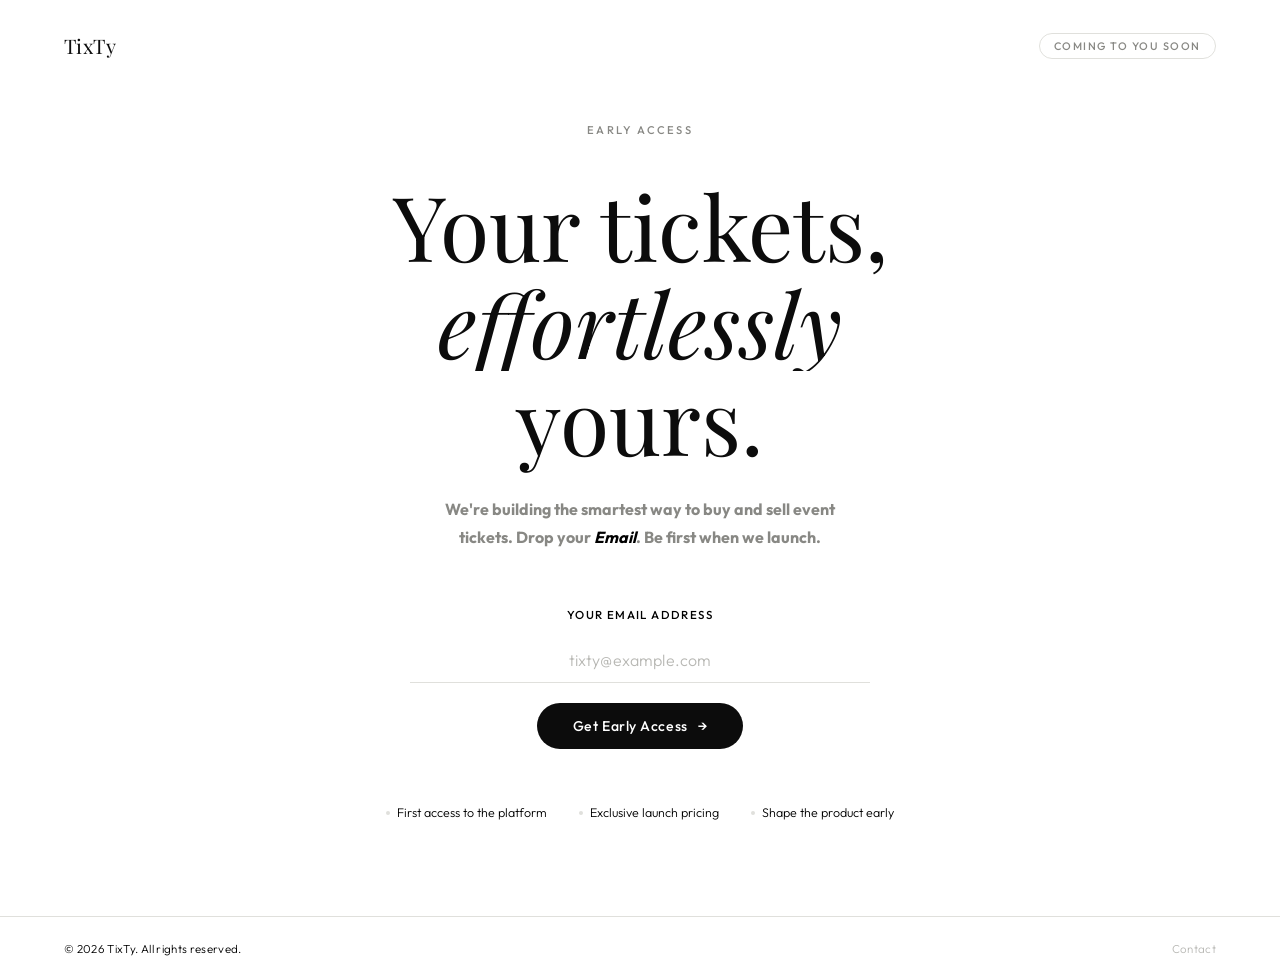
<file: early access.html>
<!DOCTYPE html>
<html lang="en">
<head>
  <meta charset="UTF-8" />
  <meta name="viewport" content="width=device-width, initial-scale=1.0"/>
  <title>Early Access — YourBrand</title>
  <link href="https://fonts.googleapis.com/css2?family=Playfair+Display:ital,wght@0,400;0,500;1,400&family=Outfit:wght@300;400;500&display=swap" rel="stylesheet"/>
  <style>
    *, *::before, *::after { box-sizing: border-box; margin: 0; padding: 0; }

    :root {
      --black: #0c0c0c;
      --white: #ffffff;
      --gray-light: #f5f5f3;
      --gray-mid: #e0e0dc;
      --gray-text: #888884;
      --gray-muted: #b8b8b4;
    }

    html, body {
      height: 100%;
    }

    body {
      font-family: 'Outfit', sans-serif;
      background: var(--white);
      color: var(--black);
      min-height: 100vh;
      display: flex;
      flex-direction: column;
    }

    nav {
      display: flex;
      justify-content: space-between;
      align-items: center;
      padding: 2rem 4rem;
      opacity: 0;
      animation: fadeDown 0.7s ease 0.1s forwards;
    }

    .logo {
      font-family: 'Playfair Display', serif;
      font-size: 1.25rem;
      font-weight: 400;
      letter-spacing: 0.02em;
      color: var(--black);
      text-decoration: none;
    }

    .nav-badge {
      font-size: 0.68rem;
      font-weight: 500;
      letter-spacing: 0.14em;
      text-transform: uppercase;
      color: var(--gray-text);
      border: 1px solid var(--gray-mid);
      padding: 5px 14px;
      border-radius: 100px;
    }

    
    main {
      flex: 1;
      display: flex;
      flex-direction: column;
      align-items: center;
      justify-content: center;
      padding: 2rem 2rem 6rem;
      text-align: center;
    }

    
    .eyebrow {
      font-size: 0.7rem;
      font-weight: 500;
      letter-spacing: 0.2em;
      text-transform: uppercase;
      color: var(--gray-text);
      margin-bottom: 2.5rem;
      opacity: 0;
      animation: fadeUp 0.7s ease 0.3s forwards;
    }
    .headline {
      font-family: 'Playfair Display', serif;
      font-size: clamp(3.2rem, 7vw, 6rem);
      font-weight: 400;
      line-height: 1.08;
      color: var(--black);
      margin-bottom: 1.75rem;
      max-width: 700px;
      opacity: 0;
      animation: fadeUp 0.7s ease 0.45s forwards;
    }
    .word-swap {
      display: inline-block;
      font-style: italic;
      color: var(--black);
      position: relative;
      overflow: hidden;
      vertical-align: bottom;
      min-width: 5ch;
    }

    .word-swap .word {
      display: block;
      position: absolute;
      left: 0;
      bottom: 0;
      width: 100%;
      transform: translateY(110%);
      opacity: 0;
      transition: transform 2.55s cubic-bezier(0.16,1,0.3,1), opacity 0.4s ease;
    }

    .word-swap .word.active {
      transform: translateY(0);
      opacity: 1;
      position: relative;
    }

    .word-swap .word.exit {
      transform: translateY(-110%);
      opacity: 0;
      position: absolute;
    }
    .sub {
      font-size: 1rem;
      font-weight: 700;
      line-height: 1.75;
      color: var(--gray-text);
      max-width: 420px;
      margin: 0 auto 3.5rem;
      opacity: 0;
      animation: fadeUp 0.7s ease 0.6s forwards;
    }
    .email-section {
      width: 100%;
      max-width: 460px;
      opacity: 0;
      animation: fadeUp 0.7s ease 0.75s forwards;
    }

    .email-label {
      font-size: 0.72rem;
      font-weight: 500;
      letter-spacing: 0.12em;
      text-transform: uppercase;
      color: black;
      margin-bottom: 1rem;
      display: block;
    }

    .email-field {
      position: relative;
      margin-bottom: 1rem;
    }

    .email-field::after {
      content: '';
      position: absolute;
      bottom: 0;
      left: 50%;
      transform: translateX(-50%);
      width: 0;
      height: 1.5px;
      background: var(--black);
      transition: width 0.4s cubic-bezier(0.16,1,0.3,1);
    }

    .email-field:focus-within::after {
      width: 100%;
    }

    .email-input {
      width: 100%;
      background: transparent;
      border: none;
      border-bottom: 1px solid var(--gray-mid);
      outline: none;
      font-family: 'Outfit', sans-serif;
      font-size: 1rem;
      font-weight: 300;
      color: var(--black);
      padding: 0.75rem 0;
      text-align: center;
      letter-spacing: 0.01em;
      transition: border-color 0.3s ease;
    }

    .email-input::placeholder {
      color: var(--gray-muted);
      font-weight: 300;
    }

    .email-input:focus {
      border-color: transparent;
    }

    
    @keyframes shake {
      0%, 100% { transform: translateX(0); }
      20% { transform: translateX(-8px); }
      40% { transform: translateX(8px); }
      60% { transform: translateX(-5px); }
      80% { transform: translateX(5px); }
    }

    .email-input.error {
      animation: shake 0.4s ease;
      border-color: #e24b4a;
      color: red;
    }

    .email-input.error::placeholder {
      color: red;
    }

    
    .cta-btn {
      display: inline-flex;
      align-items: center;
      gap: 10px;
      background: var(--black);
      color: var(--white);
      border: none;
      border-radius: 100px;
      padding: 14px 36px;
      font-family: 'Outfit', sans-serif;
      font-size: 0.88rem;
      font-weight: 500;
      letter-spacing: 0.04em;
      cursor: pointer;
      transition: transform 0.2s ease, background 0.2s ease, gap 0.3s ease;
      margin-top: 0.25rem;
    }

    .cta-btn .arrow {
      display: inline-block;
      transition: transform 0.3s cubic-bezier(0.16,1,0.3,1);
    }

    .cta-btn:hover {
      background: #222;
      gap: 16px;
    }

    .cta-btn:hover .arrow {
      transform: translateX(4px);
    }

    .cta-btn:active {
      transform: scale(0.97);
    }

    .cta-btn:disabled {
      opacity: 0.5;
      cursor: not-allowed;
    }


    .success-state {
      display: none;
      flex-direction: column;
      align-items: center;
      gap: 0.6rem;
    }

    .success-state.show {
      display: flex;
      animation: fadeUp 0.6s cubic-bezier(0.16,1,0.3,1) forwards;
    }

    .success-icon {
      width: 44px;
      height: 44px;
      border-radius: 50%;
      background: var(--black);
      display: flex;
      align-items: center;
      justify-content: center;
      margin-bottom: 0.25rem;
      animation: popIn 0.5s cubic-bezier(0.34,1.56,0.64,1) forwards;
    }

    .success-icon svg {
      width: 18px;
      height: 18px;
      stroke: var(--white);
      fill: none;
      stroke-width: 2.5;
      stroke-linecap: round;
      stroke-linejoin: round;
    }

    .success-title {
      font-family: 'Playfair Display', serif;
      font-size: 1.4rem;
      font-weight: 400;
      color: var(--black);
    }

    .success-sub {
      font-size: 0.85rem;
      font-weight: 300;
      color: var(--gray-text);
    }

    
    .perks {
      display: flex;
      align-items: center;
      justify-content: center;
      gap: 2rem;
      margin-top: 3.5rem;
      flex-wrap: wrap;
      opacity: 0;
      animation: fadeUp 0.7s ease 0.9s forwards;
    }

    .perk {
      font-size: 0.78rem;
      font-weight: 300;
      color: black;
      display: flex;
      align-items: center;
      gap: 7px;
    }

    .perk-dot {
      width: 4px;
      height: 4px;
      border-radius: 50%;
      background: var(--gray-mid);
      flex-shrink: 0;
    }
    strong {
        color: #000;
        font-style: italic;
    }

    
    footer {
      padding: 1.5rem 4rem;
      display: flex;
      justify-content: space-between;
      align-items: center;
      border-top: 1px solid var(--gray-mid);
      opacity: 0;
      animation: fadeIn 0.7s ease 1.1s forwards;
    }

    .footer-text {
      font-size: 0.72rem;
      font-weight: 300;
      color: black;
      letter-spacing: 0.03em;
    }

    .footer-links {
      display: flex;
      gap: 1.5rem;
    }

    .footer-links a {
      font-size: 0.72rem;
      font-weight: 300;
      color: var(--gray-muted);
      text-decoration: none;
      letter-spacing: 0.03em;
      transition: color 0.2s ease;
    }

    .footer-links a:hover {
      color: var(--black);
    }

    
    @keyframes fadeDown {
      from { opacity: 0; transform: translateY(-16px); }
      to { opacity: 1; transform: translateY(0); }
    }

    @keyframes fadeUp {
      from { opacity: 0; transform: translateY(20px); }
      to { opacity: 1; transform: translateY(0); }
    }

    @keyframes fadeIn {
      from { opacity: 0; }
      to { opacity: 1; }
    }

    @keyframes popIn {
      from { transform: scale(0.4); opacity: 0; }
      to { transform: scale(1); opacity: 1; }
    }

    
    @media (max-width: 600px) {
      nav { padding: 1.5rem 1.5rem; }
      footer { padding: 1.25rem 1.5rem; flex-direction: column; gap: 0.75rem; text-align: center; }
      .perks { gap: 1rem; }
    }
  </style>
</head>
<body>

  <nav>
    <a href="/" class="logo">TixTy</a>
    <span class="nav-badge">Coming To You Soon</span>
  </nav>

  <main>

    <p class="eyebrow">Early Access</p>

    <h1 class="headline">
      Your tickets,<br/>
      <span class="word-swap" id="wordSwap" aria-label="effortlessly">
        <span class="word active" id="w0">effortlessly</span>
        <span class="word" id="w1">seamlessly</span>
        <span class="word" id="w2">instantly</span>
        <span class="word" id="w3">beautifully</span>
      </span>
      <br/>yours.
    </h1>

    <p class="sub">
      We're building the smartest way to buy and sell event tickets.
      Drop your <strong>Email</strong>. Be first when we launch.
    </p>

    <div class="email-section">

      <div id="formState">
        <label class="email-label" for="emailInput">Your email address</label>
        <div class="email-field">
          <input
            type="email"
            id="emailInput"
            class="email-input"
            placeholder="tixty@example.com"
            autocomplete="email"
          />
        </div>
        <button class="cta-btn" id="ctaBtn" onclick="handleSubmit()">
          Get Early Access <span class="arrow">→</span>
        </button>
      </div>

      <div class="success-state" id="successState">
        <div class="success-icon">
          <svg viewBox="0 0 24 24"><polyline points="20 6 9 17 4 12"/></svg>
        </div>
        <p class="success-title">You're on the list.</p>
        <p class="success-sub">Beat the crowd. We'll reach out first..</p>
      </div>

    </div>

    <div class="perks">
      <div class="perk"><div class="perk-dot"></div>First access to the platform</div>
      <div class="perk"><div class="perk-dot"></div>Exclusive launch pricing</div>
      <div class="perk"><div class="perk-dot"></div>Shape the product early</div>
    </div>

  </main>

  <footer>
    <span class="footer-text">© 2026 TixTy. All rights reserved.</span>
    <div class="footer-links">
      <a href="mailto:tixty@gmail.com">Contact</a>
    </div>
  </footer>

  <script>
    const words = document.querySelectorAll('.word');
    let current = 0;

    function cycleWord() {
      const prev = current;
      current = (current + 1) % words.length;

      words[prev].classList.remove('active');
      words[prev].classList.add('exit');

      setTimeout(() => {
        words[prev].classList.remove('exit');
      }, 550);

      words[current].classList.add('active');
    }

    setInterval(cycleWord, 2400);

    
    function handleSubmit() {
      const input = document.getElementById('emailInput');
      const btn = document.getElementById('ctaBtn');
      const email = input.value.trim();
      const emailReg = /^[^\s@]+@[^\s@]+\.[^\s@]+$/;

      if (!emailReg.test(email)) {
        input.classList.add('error');
        input.value = '';
        input.placeholder = 'Enter a valid email please';
        setTimeout(() => {
          input.classList.remove('error');
          input.placeholder = 'you@example.com';
        }, 2200);
        return;
      }

      btn.disabled = true;
      btn.innerHTML = 'Submitting <span class="arrow">...</span>';

      
      setTimeout(() => {
        document.getElementById('formState').style.display = 'none';
        document.getElementById('successState').classList.add('show');
      }, 900);
    }

    document.getElementById('emailInput').addEventListener('keydown', e => {
      if (e.key === 'Enter') handleSubmit();
    });
  </script>

</body>
</html>
</file>
